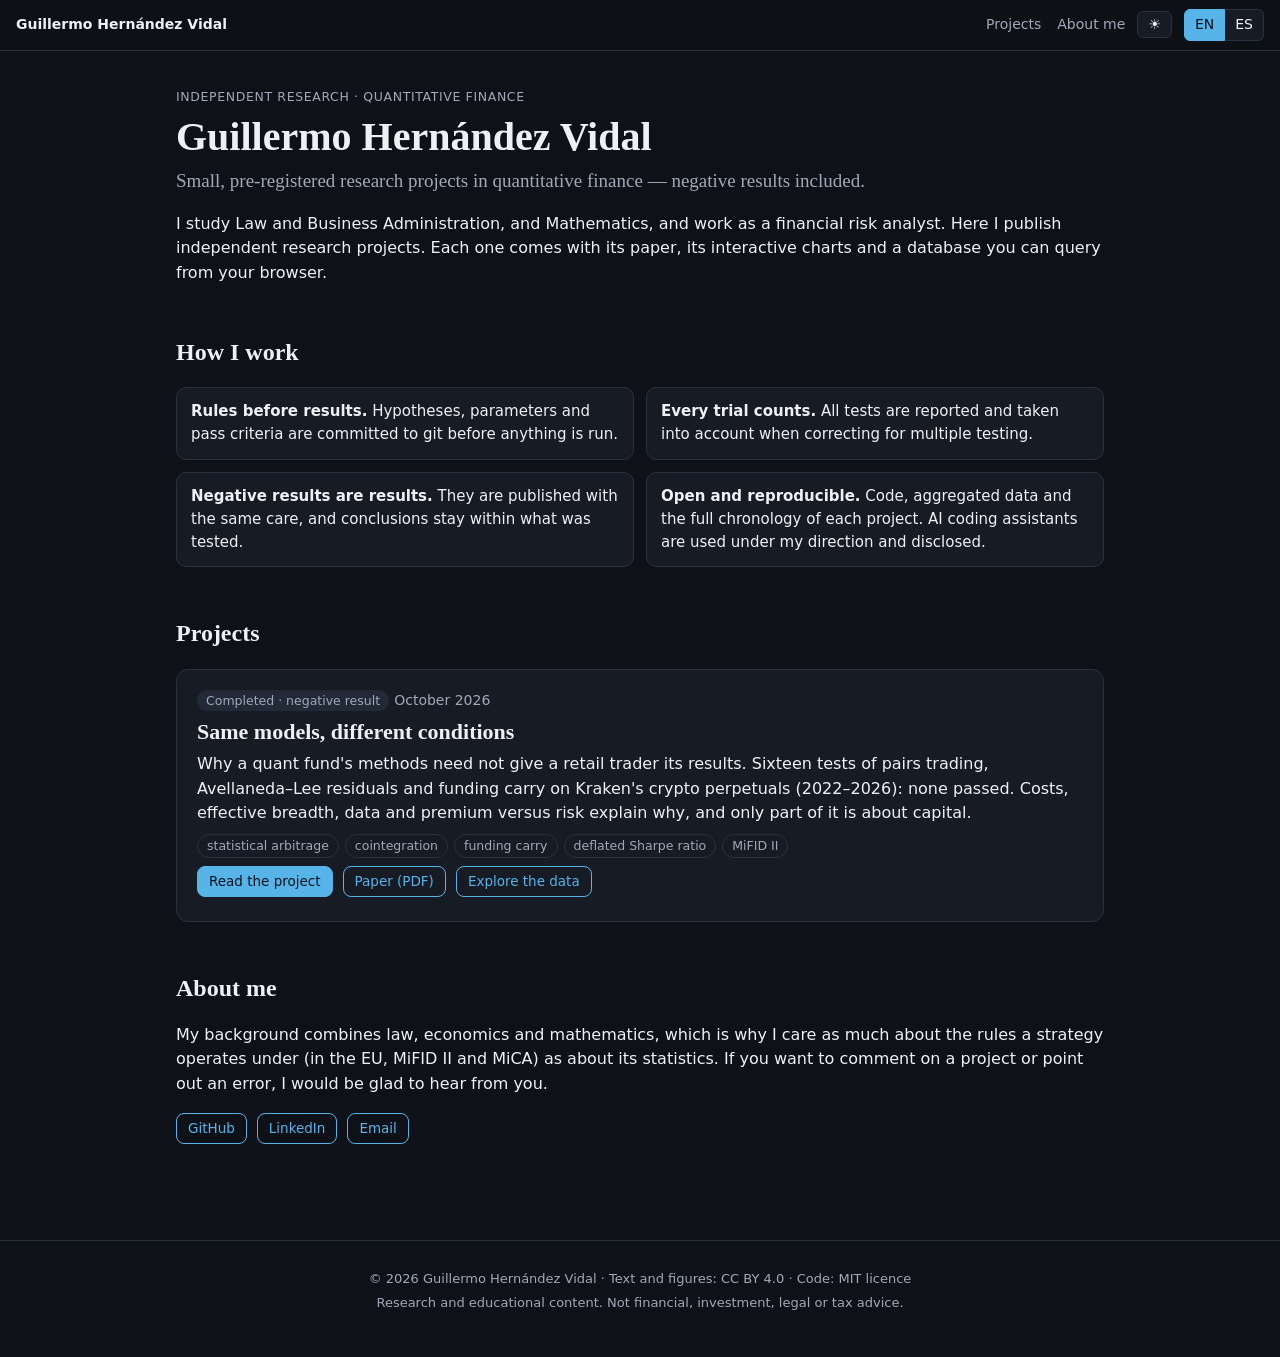
<file: index.html>
<!doctype html>
<html lang="en" data-raiz="" data-titulo="home.title" data-seccion="proyectos">
<head>
<meta charset="utf-8">
<meta name="viewport" content="width=device-width, initial-scale=1">
<script>try { if (localStorage.getItem("tema") === "light") document.documentElement.dataset.theme = "light"; } catch (e) {}</script>
<title>Guillermo Hernández Vidal · Research</title>
<meta name="description" content="Independent, pre-registered research in quantitative finance by Guillermo Hernández Vidal. Papers, interactive charts and in-browser data explorers.">
<meta property="og:title" content="Guillermo Hernández Vidal · Research">
<meta property="og:description" content="Small, pre-registered research projects in quantitative finance, with papers, interactive dashboards and open data.">
<meta property="og:type" content="website">
<meta property="og:url" content="https://guillermohdezvidal.github.io/">
<meta property="og:image" content="https://guillermohdezvidal.github.io/proyectos/arbitraje-estadistico/portada.png">
<meta property="og:image:width" content="1200">
<meta property="og:image:height" content="627">
<meta property="og:image:alt" content="Same models, different conditions: 16 statistical-arbitrage tests on crypto perpetuals, none passed, with the capital curves of all tests.">
<meta name="twitter:card" content="summary_large_image">
<link rel="canonical" href="https://guillermohdezvidal.github.io/">
<link rel="stylesheet" href="assets/estilo.css?v=30b1c125">
<link rel="icon" href="data:image/svg+xml,%3Csvg xmlns='http://www.w3.org/2000/svg' viewBox='0 0 32 32'%3E%3Cpath d='M3 24 L11 14 L17 19 L29 6' stroke='%230072B2' stroke-width='3' fill='none'/%3E%3C/svg%3E">
</head>
<body>
<header id="cabecera"></header>

<main>
  <section class="portada">
    <p class="antetitulo" data-t="home.kicker"></p>
    <h1 data-t="home.name"></h1>
    <p class="subtitulo" data-t="home.tagline"></p>
    <div data-t="home.bio"></div>
  </section>

  <section>
    <h2 data-t="home.principles.title"></h2>
    <ul class="principios">
      <li data-t="home.principles.1"></li>
      <li data-t="home.principles.2"></li>
      <li data-t="home.principles.3"></li>
      <li data-t="home.principles.4"></li>
    </ul>
  </section>

  <section id="proyectos">
    <h2 data-t="home.projects.title"></h2>
    <div id="lista-proyectos"></div>
  </section>

  <section id="sobre-mi">
    <h2 data-t="home.about.title"></h2>
    <div data-t="home.about.body"></div>
    <p class="contacto" id="contacto"></p>
  </section>
</main>

<footer id="pie"></footer>

<script src="assets/config.js?v=7755ca3a"></script>
<script src="assets/textos.js?v=7cecc2b5"></script>
<script src="assets/proyectos.js?v=311d534d"></script>
<script src="assets/sitio.js?v=67624159"></script>
<script>
(function () {
  "use strict";
  const S = window.SITIO;
  const esc = s => String(s).replace(/[&<>"']/g, c => ({ "&": "&amp;", "<": "&lt;", ">": "&gt;", '"': "&quot;", "'": "&#39;" }[c]));

  function pintarProyectos(l) {
    const lista = document.getElementById("lista-proyectos");
    lista.innerHTML = window.PROYECTOS.map(p => {
      const base = "proyectos/" + p.carpeta + "/";
      const fecha = new Date(p.fecha + "-01T12:00:00Z").toLocaleDateString(l === "es" ? "es-ES" : "en-GB", { month: "long", year: "numeric" });
      const botones = [`<a class="boton pequeno" href="${base}index.html">${esc(S.t("home.project.read"))}</a>`];
      if (p.enlaces.pdf) botones.push(`<a class="boton secundario pequeno" href="${base}${p.enlaces.pdf}">${esc(S.t("home.project.pdf"))}</a>`);
      if (p.enlaces.datos) botones.push(`<a class="boton secundario pequeno" href="${base}${p.enlaces.datos}">${esc(S.t("home.project.data"))}</a>`);
      if (p.enlaces.codigo) botones.push(`<a class="boton secundario pequeno" href="${esc(p.enlaces.codigo)}">${esc(S.t("home.project.code"))}</a>`);
      return `<article class="proyecto"><span class="estado">${esc(p.estado[l])}</span> <span class="autor">${esc(fecha)}</span>` +
        `<h3><a href="${base}index.html">${esc(p.titulo[l])}</a></h3><p>${esc(p.resumen[l])}</p>` +
        `<ul class="etiquetas">${p.etiquetas[l].map(e => `<li>${esc(e)}</li>`).join("")}</ul>` +
        `<p class="botones">${botones.join("")}</p></article>`;
    }).join("");
  }

  function pintarContacto() {
    const c = S.config, enlaces = [];
    if (c.github) enlaces.push(`<a class="boton secundario pequeno" href="${esc(c.github)}">${esc(S.t("home.contact.github"))}</a>`);
    if (c.linkedin) enlaces.push(`<a class="boton secundario pequeno" href="${esc(c.linkedin)}">${esc(S.t("home.contact.linkedin"))}</a>`);
    if (c.correo) enlaces.push(`<a class="boton secundario pequeno" href="mailto:${esc(c.correo)}">${esc(S.t("home.contact.email"))}</a>`);
    const el = document.getElementById("contacto");
    el.innerHTML = enlaces.join("");
    el.hidden = enlaces.length === 0;
  }

  S.alCambiarIdioma(l => { pintarProyectos(l); pintarContacto(); });
  S.iniciar();
})();
</script>
</body>
</html>
</file>
<file: assets/estilo.css>
/* Estilos comunes de la web de investigación. Tema oscuro por defecto (como el panel local);
   <html data-theme="light"> activa el claro. */
:root {
  --fondo: #0e1117;
  --tarjeta: #161b24;
  --tarjeta-2: #1c2230;
  --texto: #eef0f4;
  --suave: #a1a8b8;
  --borde: #2a3140;
  --acento: #56B4E9;
  --acento-texto: #08111a;
  --aviso: #2b2418;
  --bien: #5fd0a0;
  --mal: #f08a62;
  --codigo: #222a38;
  --sombra: 0 1px 2px rgba(0, 0, 0, 0.35);
  color-scheme: dark;
}
:root[data-theme="light"] {
  --fondo: #f6f5f1;
  --tarjeta: #ffffff;
  --tarjeta-2: #f9f8f5;
  --texto: #1d1d1f;
  --suave: #5d5d63;
  --borde: #e1dfd9;
  --acento: #0072B2;
  --acento-texto: #ffffff;
  --aviso: #fff4e5;
  --bien: #1b7f5b;
  --mal: #b3401a;
  --codigo: #f1efe9;
  --sombra: 0 1px 2px rgba(0, 0, 0, 0.06);
  color-scheme: light;
}
* { box-sizing: border-box; }
[hidden] { display: none !important; }
html { scroll-padding-top: 110px; }
body {
  margin: 0; background: var(--fondo); color: var(--texto);
  font: 16px/1.55 system-ui, -apple-system, "Segoe UI", Roboto, sans-serif;
}
a { color: var(--acento); }
h1, h2, h3, .serif { font-family: Georgia, "Times New Roman", serif; }

/* Cabecera del sitio */
.barra {
  position: sticky; top: 0; z-index: 20; display: flex; align-items: center; gap: 12px; padding: 9px 16px;
  background: color-mix(in srgb, var(--fondo) 94%, transparent); border-bottom: 1px solid var(--borde);
  backdrop-filter: blur(6px); font-size: 14px;
}
.marca { font-weight: 600; color: var(--texto); text-decoration: none; white-space: nowrap; overflow: hidden; text-overflow: ellipsis; }
.barra nav { display: flex; gap: 16px; overflow-x: auto; white-space: nowrap; min-width: 0; scrollbar-width: none; flex: 1; justify-content: flex-end; }
.barra nav a { color: var(--suave); text-decoration: none; }
.barra nav a:hover { color: var(--texto); }
.idiomas { display: flex; flex-shrink: 0; }
.idiomas button, .boton-tema {
  font: inherit; border: 1px solid var(--borde); background: var(--tarjeta); color: var(--texto); padding: 4px 10px; cursor: pointer;
}
.idiomas button:first-child { border-radius: 6px 0 0 6px; }
.idiomas button:last-child { border-radius: 0 6px 6px 0; border-left: 0; }
.idiomas button[aria-pressed="true"] { background: var(--acento); color: var(--acento-texto); border-color: var(--acento); }
.boton-tema { border-radius: 6px; flex-shrink: 0; line-height: 1.2; }

/* Páginas de texto (inicio, plantilla) */
main { max-width: 960px; margin: 0 auto; padding: 0 16px 48px; }
main.tablero { max-width: 1280px; }
section { padding-top: 24px; }
.portada { padding-top: 36px; }
.migas { font-size: 14px; margin: 16px 0 0; }
.migas a { text-decoration: none; }
.antetitulo { font-size: 12.5px; letter-spacing: 0.05em; text-transform: uppercase; color: var(--suave); margin: 0; }
h1 { font-size: clamp(26px, 4.6vw, 40px); line-height: 1.15; margin: 8px 0 6px; }
.subtitulo { font-family: Georgia, serif; font-size: 19px; color: var(--suave); margin: 0 0 8px; }
.autor { font-size: 14px; color: var(--suave); }
h2 { font-size: 24px; margin: 8px 0 10px; }
h3 { font-size: 19px; margin: 14px 0 4px; }
.texto { font-family: Georgia, serif; font-size: 17px; line-height: 1.6; }
.botones { display: flex; flex-wrap: wrap; gap: 10px; margin: 16px 0; }
.boton {
  display: inline-flex; align-items: center; gap: 6px; padding: 8px 15px; border-radius: 8px; background: var(--acento);
  color: var(--acento-texto); text-decoration: none; font: inherit; font-size: 14.5px; border: 1px solid var(--acento); cursor: pointer; white-space: nowrap;
}
.boton.secundario { background: transparent; color: var(--acento); }
.boton.pequeno { padding: 4px 11px; font-size: 13.5px; }
.principios { display: grid; grid-template-columns: repeat(2, 1fr); gap: 12px; padding: 0; list-style: none; }
.principios li { background: var(--tarjeta); border: 1px solid var(--borde); border-radius: 10px; padding: 12px 14px; font-size: 15px; }
.proyecto { background: var(--tarjeta); border: 1px solid var(--borde); border-radius: 12px; padding: 18px 20px; margin: 16px 0; }
.proyecto h3 { margin: 6px 0; font-size: 22px; line-height: 1.25; }
.proyecto h3 a { color: var(--texto); text-decoration: none; }
.proyecto h3 a:hover { text-decoration: underline; }
.proyecto p { margin: 6px 0; }
.etiquetas { display: flex; flex-wrap: wrap; gap: 6px; margin: 8px 0; padding: 0; list-style: none; font-size: 12.5px; }
.etiquetas li { border: 1px solid var(--borde); border-radius: 999px; padding: 1px 9px; color: var(--suave); }
.estado { display: inline-block; font-size: 12.5px; border-radius: 999px; padding: 1px 9px; background: var(--codigo); color: var(--suave); }
.contacto { display: flex; flex-wrap: wrap; gap: 10px; }

/* Panel del proyecto: cabecera, pestañas y filtros */
.cabecera-proyecto { display: flex; align-items: center; gap: 12px; padding: 14px 0 6px; flex-wrap: wrap; }
.cabecera-proyecto .titulos { flex: 1; min-width: 220px; }
.cabecera-proyecto h1 { font-size: clamp(20px, 3.2vw, 30px); margin: 2px 0; }
.cabecera-proyecto .subtitulo { font-size: 15.5px; margin: 0; }
.pestanas {
  position: sticky; top: 45px; z-index: 15; display: flex; gap: 2px; align-items: stretch; overflow-x: auto; scrollbar-width: none;
  background: var(--fondo); border-bottom: 1px solid var(--borde); margin: 4px -16px 0; padding: 0 16px;
}
.pestanas a {
  flex-shrink: 0; padding: 10px 13px; color: var(--suave); text-decoration: none; font-size: 14.5px; border-bottom: 2px solid transparent;
}
.pestanas a:hover { color: var(--texto); }
.pestanas a[aria-selected="true"] { color: var(--texto); border-bottom-color: var(--acento); font-weight: 600; }
.pestanas a.boton {
  margin: 6px 0 6px auto; position: sticky; right: 0; box-shadow: -12px 0 10px var(--fondo); color: var(--acento-texto);
  border: 1px solid var(--acento); padding: 4px 12px; font-weight: 600;
}
details.tarjeta > summary { cursor: pointer; padding: 4px; }
details.tarjeta .texto { padding: 0 4px; }
.filtros-panel { margin: 14px 0 4px; }
.filtros-panel > summary { display: none; }
.filtros { display: flex; flex-wrap: wrap; gap: 10px 14px; align-items: flex-end; font-size: 13.5px; }
.filtros label { display: flex; flex-direction: column; gap: 3px; color: var(--suave); }
.filtros select, .filtros input, textarea.sql {
  font: inherit; color: var(--texto); background: var(--tarjeta); border: 1px solid var(--borde); border-radius: 6px; padding: 5px 8px;
}
.filtros .rapidos { display: flex; gap: 6px; flex-wrap: wrap; }
.nota-filtros { font-size: 12.5px; color: var(--suave); margin: 6px 0 0; }

/* Cifras y gráficas */
.kpis { display: grid; grid-template-columns: repeat(auto-fit, minmax(160px, 1fr)); gap: 12px; margin: 16px 0; }
.kpi { background: var(--tarjeta); border: 1px solid var(--borde); border-radius: 12px; padding: 12px 14px; box-shadow: var(--sombra); }
.kpi b { display: block; font-size: 26px; line-height: 1.2; font-variant-numeric: tabular-nums; }
.kpi span { display: block; font-size: 12.5px; color: var(--suave); line-height: 1.35; margin-top: 2px; }
.kpi.mal b { color: var(--mal); }
.kpi.bien b { color: var(--bien); }
.intro { color: var(--suave); max-width: 900px; margin: 4px 0 0; font-size: 15px; }
.rejilla { display: grid; grid-template-columns: 1fr; gap: 16px; }
@media (min-width: 1100px) { .rejilla.dos { grid-template-columns: 1fr 1fr; } }
.tarjeta { background: var(--tarjeta); border: 1px solid var(--borde); border-radius: 12px; padding: 12px 12px 8px; box-shadow: var(--sombra); min-width: 0; }
.tarjeta h3 { font-family: inherit; font-size: 15.5px; font-weight: 600; margin: 2px 4px 2px; }
.tarjeta .nota { margin: 2px 4px 6px; }
.grafica { width: 100%; height: 420px; }
.grafica.alta { height: 520px; }
.grafica.baja { height: 320px; }
.cargando { display: flex; align-items: center; justify-content: center; color: var(--suave); font-size: 14px; }
.chips { display: flex; flex-wrap: wrap; gap: 6px; margin: 4px 4px 8px; }
.chips button {
  font: inherit; font-size: 12.5px; border: 1px solid var(--borde); background: var(--tarjeta-2); color: var(--suave);
  border-radius: 999px; padding: 2px 10px; cursor: pointer;
}
.chips button[aria-pressed="true"] { color: var(--texto); border-color: var(--acento); }
.chips button .punto { display: inline-block; width: 8px; height: 8px; border-radius: 50%; margin-right: 5px; vertical-align: 1px; }
.nota { font-size: 13px; color: var(--suave); }
.razon { margin-top: 10px; }
.f { font-family: "Cambria Math", "STIX Two Math", Georgia, serif; background: var(--codigo); border-radius: 4px; padding: 0 5px; white-space: nowrap; }
.inst { border-left: 3px solid var(--acento); padding-left: 12px; color: var(--suave); }
.control { display: flex; align-items: center; gap: 10px; font-size: 14px; padding: 4px 6px; }
.control input { flex: 1; max-width: 320px; }
.lectura { font-size: 13.5px; margin: 2px 6px 6px; color: var(--suave); }
.aviso { background: var(--aviso); border-radius: 8px; padding: 10px 12px; }

/* Tablas */
.tabla-envoltorio { overflow-x: auto; border: 1px solid var(--borde); border-radius: 10px; background: var(--tarjeta); }
table { border-collapse: collapse; width: 100%; font-size: 13.5px; }
th, td { padding: 6px 8px; border-bottom: 1px solid var(--borde); text-align: right; white-space: nowrap; vertical-align: top; }
th { font-weight: 600; color: var(--suave); position: sticky; top: 0; background: var(--tarjeta); text-align: left; }
th.izq, td.izq { text-align: left; }
tr:last-child td { border-bottom: 0; }
.bien { color: var(--bien); }
.mal { color: var(--mal); }
code, .mono { font-family: ui-monospace, "Cascadia Code", Consolas, monospace; font-size: 0.92em; }
code { background: var(--codigo); padding: 0 4px; border-radius: 4px; }
tr.detalle td { background: var(--tarjeta-2); text-align: left; white-space: normal; font-size: 13.5px; line-height: 1.5; }
tr.detalle p { margin: 4px 0; }
.detalle-cuerpo { position: sticky; left: 8px; max-width: min(860px, calc(100vw - 64px)); }
button.desplegar { font: inherit; background: none; border: 0; color: var(--acento); cursor: pointer; padding: 0 4px; }

/* Datos: explorador */
.subpestanas { display: flex; gap: 4px; border-bottom: 1px solid var(--borde); margin-top: 8px; }
.subpestanas button {
  font: inherit; font-size: 14.5px; background: none; border: 1px solid transparent; border-bottom: 0; padding: 7px 13px;
  border-radius: 8px 8px 0 0; color: var(--suave); cursor: pointer;
}
.subpestanas button[aria-selected="true"] { background: var(--tarjeta); border-color: var(--borde); color: var(--texto); margin-bottom: -1px; }
.subpanel { background: var(--tarjeta); border: 1px solid var(--borde); border-top: 0; border-radius: 0 0 10px 10px; padding: 14px; }
textarea.sql { width: 100%; min-height: 130px; font-family: ui-monospace, "Cascadia Code", Consolas, monospace; font-size: 14px; background: var(--fondo); }
.resumen-consulta { font-size: 13.5px; color: var(--suave); margin: 10px 0 6px; display: flex; flex-wrap: wrap; gap: 10px; align-items: center; }
.resultados { max-height: 560px; overflow: auto; }
.esquema { font-size: 13.5px; }
.esquema details { border-bottom: 1px solid var(--borde); padding: 4px 0; }
.esquema summary { cursor: pointer; }
.error { color: var(--mal); font-family: ui-monospace, Consolas, monospace; font-size: 13.5px; white-space: pre-wrap; }

footer { text-align: center; font-size: 13px; color: var(--suave); padding: 24px 16px 40px; border-top: 1px solid var(--borde); margin-top: 32px; }
footer p { margin: 4px 0; }

@media (max-width: 700px) {
  body { font-size: 15.5px; }
  .principios { grid-template-columns: 1fr; }
  .kpis { grid-template-columns: repeat(2, 1fr); gap: 10px; }
  .kpi b { font-size: 21px; }
  .grafica { height: 340px; }
  .grafica.alta { height: 430px; }
  .grafica.baja { height: 280px; }
  .barra nav { display: none; }
  .barra { justify-content: space-between; }
  .pestanas { top: 45px; }
  .pestanas a { padding: 9px 10px; font-size: 14px; }
  .filtros-panel > summary { display: list-item; cursor: pointer; color: var(--acento); font-size: 14px; margin-bottom: 8px; }
  .filtros label { flex: 1 1 140px; }
  .filtros select, .filtros input { width: 100%; }
  .tarjeta { padding: 8px 6px 4px; border-radius: 10px; }
}
</file>
